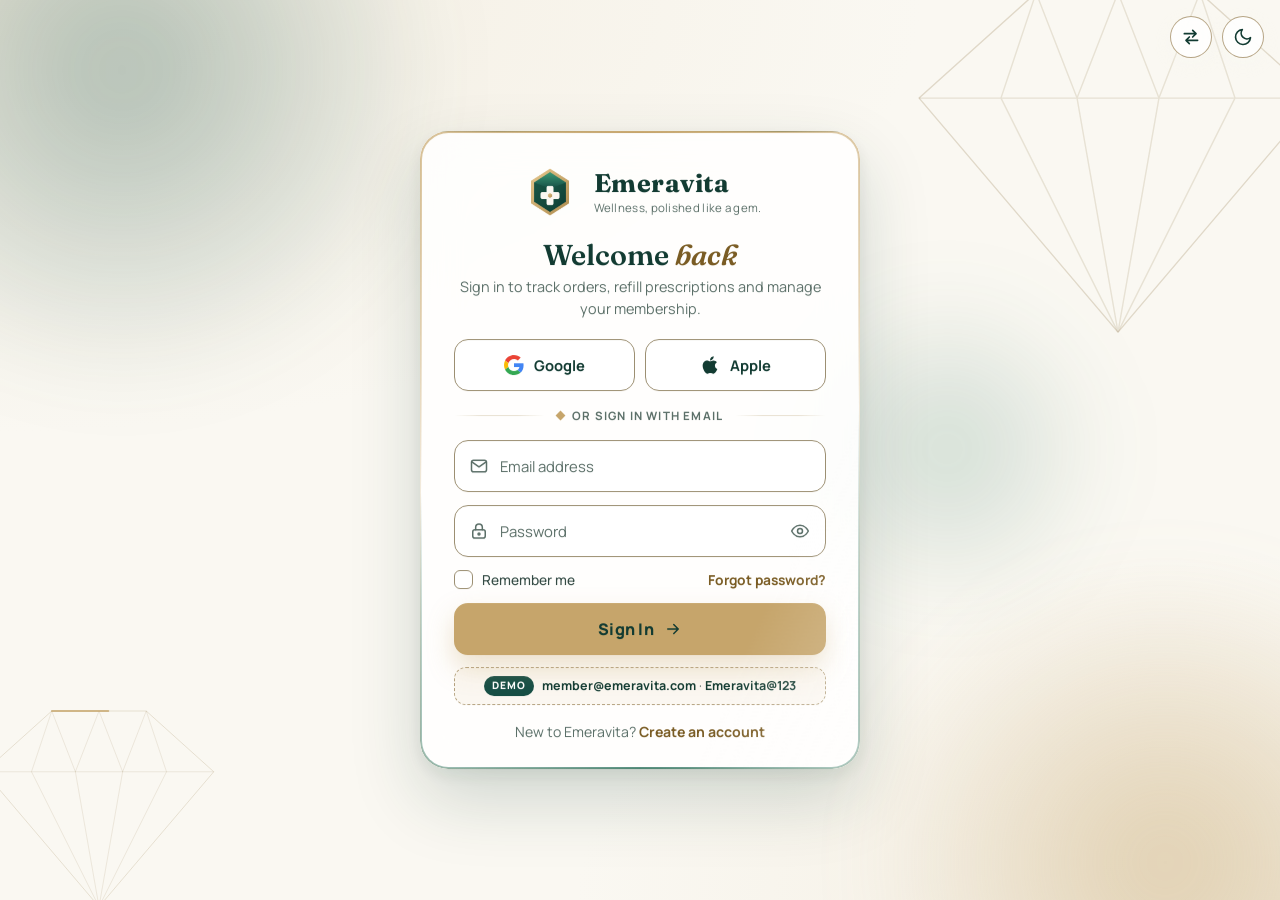
<file: login.html>
<!DOCTYPE html>
<html lang="en" dir="ltr" data-theme="light">
<head>
  <meta charset="UTF-8" />
  <meta name="viewport" content="width=device-width, initial-scale=1.0, viewport-fit=cover" />
  <title>Member Login | Emeravita Health Store</title>
  <meta name="description" content="Sign in to your Emeravita account to track orders, refill prescriptions and manage your membership." />
  <meta name="robots" content="noindex, follow" />
  <meta name="theme-color" content="#174F46" />
  <link rel="icon" type="image/png" href="assets/images/emeravita-icon.png" />
  <link rel="apple-touch-icon" href="assets/images/emeravita-icon.png" />
  <link rel="preconnect" href="https://fonts.googleapis.com" />
  <link rel="preconnect" href="https://fonts.gstatic.com" crossorigin />
  <link href="https://fonts.googleapis.com/css2?family=Fraunces:ital,opsz,wght@0,9..144,500;0,9..144,600;0,9..144,700;1,9..144,600&family=Manrope:wght@400;500;600;700;800&display=swap" rel="stylesheet" />
  <script>
    /* Apply saved theme + direction before first paint (same keys as the home page) */
    (function () {
      var d = document.documentElement, t = null, r = null;
      try { t = localStorage.getItem("careplus-theme"); r = localStorage.getItem("zenora-dir"); } catch (e) {}
      d.setAttribute("data-theme", t === "dark" || t === "light" ? t : (window.matchMedia("(prefers-color-scheme: dark)").matches ? "dark" : "light"));
      if (r === "rtl" || r === "ltr") d.setAttribute("dir", r);
    })();
  </script>
  <link rel="stylesheet" href="auth.css" />
</head>
<body class="auth-login">

  <!-- Animated background -->
  <div class="auth-bg" aria-hidden="true">
    <span class="blob b1"></span><span class="blob b2"></span><span class="blob b3"></span>
    <svg class="gem gem-1" viewBox="0 0 400 360">
      <path d="M30 130H370M130 40L100 130M130 40L165 130L200 40L235 130L270 40M270 40L300 130M100 130L200 330M165 130L200 330M235 130L200 330M300 130L200 330" opacity=".7"/>
      <path d="M130 40H270L370 130L200 330L30 130Z"/>
      <path class="gem-shine" pathLength="1000" d="M130 40H270L370 130L200 330L30 130Z"/>
    </svg>
    <svg class="gem gem-2" viewBox="0 0 400 360">
      <path d="M30 130H370M130 40L100 130M130 40L165 130L200 40L235 130L270 40M270 40L300 130M100 130L200 330M165 130L200 330M235 130L200 330M300 130L200 330" opacity=".7"/>
      <path d="M130 40H270L370 130L200 330L30 130Z"/>
      <path class="gem-shine" pathLength="1000" d="M130 40H270L370 130L200 330L30 130Z"/>
    </svg>
    <i class="spark sp1"></i><i class="spark sp2"></i><i class="spark sp3"></i>
    <i class="spark sp4"></i><i class="spark sp5"></i><i class="spark sp6"></i>
  </div>

  <!-- RTL + Dark mode (top-right) -->
  <div class="auth-toggles">
    <button class="auth-icon-btn" id="rtlToggle" type="button" aria-pressed="false" aria-label="Switch to right-to-left" title="Switch LTR / RTL">
      <svg viewBox="0 0 24 24" aria-hidden="true"><path d="M4 8h14m0 0l-4-4m4 4l-4 4M20 16H6m0 0l4-4m-4 4l4 4" fill="none" stroke="currentColor" stroke-width="2" stroke-linecap="round" stroke-linejoin="round"/></svg>
    </button>
    <button class="auth-icon-btn" id="themeToggle" type="button" aria-pressed="false" aria-label="Switch to dark mode" title="Light / Dark mode">
      <svg class="icon-moon" viewBox="0 0 24 24" aria-hidden="true"><path d="M21 12.8A9 9 0 1111.2 3a7 7 0 009.8 9.8z" fill="none" stroke="currentColor" stroke-width="2" stroke-linecap="round" stroke-linejoin="round"/></svg>
      <svg class="icon-sun" viewBox="0 0 24 24" aria-hidden="true"><circle cx="12" cy="12" r="4.5" fill="none" stroke="currentColor" stroke-width="2"/><path d="M12 2v2m0 16v2M4.9 4.9l1.4 1.4m11.4 11.4l1.4 1.4M2 12h2m16 0h2M4.9 19.1l1.4-1.4M17.7 6.3l1.4-1.4" stroke="currentColor" stroke-width="2" stroke-linecap="round"/></svg>
    </button>
  </div>

  <main class="auth-stage" id="authStage">
    <section class="auth-card" aria-labelledby="authTitle">

      <!-- Logo inside the card -->
      <a href="index.html" class="auth-brand stagger" style="--i:0" aria-label="Emeravita Health Store home">
        <span class="auth-logo"><img src="assets/images/emeravita-icon.png" alt="" width="120" height="120" decoding="async" /></span>
        <span class="auth-brand-text">
          <span class="auth-brand-name">Emeravita</span>
          <span class="auth-brand-tag">Wellness, polished like a gem.</span>
        </span>
      </a>

      <h1 class="auth-title stagger" style="--i:1" id="authTitle">Welcome <em>back</em></h1>
      <p class="auth-sub stagger" style="--i:2">Sign in to track orders, refill prescriptions and manage your membership.</p>

      <!-- Other sign-in options -->
      <div class="social-row stagger" style="--i:3">
        <button type="button" class="social-btn" data-provider="Google" aria-label="Sign in with Google">
          <svg viewBox="0 0 48 48" aria-hidden="true">
            <path fill="#EA4335" d="M24 9.5c3.54 0 6.71 1.22 9.21 3.6l6.85-6.85C35.9 2.38 30.47 0 24 0 14.62 0 6.51 5.38 2.56 13.22l7.98 6.19C12.43 13.72 17.74 9.5 24 9.5z"/>
            <path fill="#4285F4" d="M46.98 24.55c0-1.57-.15-3.09-.38-4.55H24v9.02h12.94c-.58 2.96-2.26 5.48-4.78 7.18l7.73 6c4.51-4.18 7.09-10.36 7.09-17.65z"/>
            <path fill="#FBBC05" d="M10.53 28.59c-.48-1.45-.76-2.99-.76-4.59s.27-3.14.76-4.59l-7.98-6.19C.92 16.46 0 20.12 0 24c0 3.88.92 7.54 2.56 10.78l7.97-6.19z"/>
            <path fill="#34A853" d="M24 48c6.48 0 11.93-2.13 15.89-5.81l-7.73-6c-2.15 1.45-4.92 2.3-8.16 2.3-6.26 0-11.57-4.22-13.47-9.91l-7.98 6.19C6.51 42.62 14.62 48 24 48z"/>
          </svg>
          <span>Google</span>
        </button>
        <button type="button" class="social-btn" data-provider="Apple" aria-label="Sign in with Apple">
          <svg viewBox="0 0 384 512" aria-hidden="true"><path fill="currentColor" d="M318.7 268.7c-.2-36.7 16.4-64.4 50-84.8-18.8-26.9-47.2-41.7-84.7-44.6-35.5-2.8-74.3 20.7-88.5 20.7-15 0-49.4-19.7-76.4-19.7C63.3 141.2 4 184.8 4 273.5q0 39.3 14.4 81.2c12.8 36.7 59 126.7 107.2 125.2 25.2-.6 43-17.9 75.8-17.9 31.8 0 48.3 17.9 76.4 17.9 48.6-.7 90.4-82.5 102.6-119.3-65.2-30.7-61.7-90-61.7-91.9zm-56.6-164.2c27.3-32.4 24.8-61.9 24-72.5-24.1 1.4-52 16.4-67.9 34.9-17.5 19.8-27.8 44.3-25.6 71.9 26.1 2 49.9-11.4 69.5-34.3z"/></svg>
          <span>Apple</span>
        </button>
      </div>

      <div class="auth-divider stagger" style="--i:4"><span>or sign in with email</span></div>

      <form class="auth-form" id="loginForm" novalidate>

        <div class="field-group stagger" style="--i:5">
          <div class="field">
            <svg class="field-icon" viewBox="0 0 24 24" fill="none" stroke="currentColor" stroke-width="1.8" stroke-linecap="round" stroke-linejoin="round" aria-hidden="true"><rect x="3" y="5" width="18" height="14" rx="2.5"/><path d="M3.5 7l8.5 6 8.5-6"/></svg>
            <input type="email" id="loginEmail" name="email" placeholder=" " autocomplete="email" inputmode="email" required data-rule="email" aria-describedby="loginEmailErr" />
            <label for="loginEmail">Email address</label>
            <span class="field-line" aria-hidden="true"></span>
            <svg class="field-ok" viewBox="0 0 24 24" fill="none" stroke="currentColor" stroke-width="2.4" stroke-linecap="round" stroke-linejoin="round" aria-hidden="true"><path d="M7 12.5l3.2 3.2L17 9"/></svg>
          </div>
          <p class="field-error" id="loginEmailErr"></p>
        </div>

        <div class="field-group stagger" style="--i:6">
          <div class="field has-toggle">
            <svg class="field-icon" viewBox="0 0 24 24" fill="none" stroke="currentColor" stroke-width="1.8" stroke-linecap="round" stroke-linejoin="round" aria-hidden="true"><rect x="4.5" y="10.5" width="15" height="10" rx="2.5"/><path d="M8 10.5V7.5a4 4 0 018 0v3"/><circle cx="12" cy="15.5" r="1.2"/></svg>
            <input type="password" id="loginPassword" name="password" placeholder=" " autocomplete="current-password" required data-rule="loginPassword" aria-describedby="loginPasswordErr" />
            <label for="loginPassword">Password</label>
            <span class="field-line" aria-hidden="true"></span>
            <button type="button" class="pw-toggle" aria-controls="loginPassword" aria-pressed="false" aria-label="Show password">
              <svg class="eye" viewBox="0 0 24 24" fill="none" stroke="currentColor" stroke-width="1.8" stroke-linecap="round" stroke-linejoin="round" aria-hidden="true"><path d="M2 12s3.6-7 10-7 10 7 10 7-3.6 7-10 7S2 12 2 12z"/><circle cx="12" cy="12" r="3"/></svg>
              <svg class="eye-off" viewBox="0 0 24 24" fill="none" stroke="currentColor" stroke-width="1.8" stroke-linecap="round" stroke-linejoin="round" aria-hidden="true"><path d="M3 3l18 18"/><path d="M10.6 5.1A10.6 10.6 0 0112 5c6.4 0 10 7 10 7a17.7 17.7 0 01-3.2 4.1M6.6 6.6C3.9 8.4 2 12 2 12s3.6 7 10 7a10 10 0 005.4-1.6"/><path d="M9.9 9.9a3 3 0 004.2 4.2"/></svg>
            </button>
          </div>
          <p class="field-error" id="loginPasswordErr"></p>
        </div>

        <!-- Remember me + Forgot password on one line -->
        <div class="form-row stagger" style="--i:7">
          <label class="check">
            <input type="checkbox" id="rememberMe" name="remember" />
            <span class="check-box" aria-hidden="true"><svg viewBox="0 0 16 16" fill="none" stroke="currentColor" stroke-width="2.4" stroke-linecap="round" stroke-linejoin="round"><path d="M3.5 8.5l3 3 6-7"/></svg></span>
            Remember me
          </label>
          <button type="button" class="link-btn" id="forgotLink">Forgot password?</button>
        </div>

        <button type="submit" class="auth-cta stagger" style="--i:8">
          <span class="cta-label">Sign In</span>
          <svg class="cta-arrow" viewBox="0 0 24 24" fill="none" stroke="currentColor" stroke-width="2" stroke-linecap="round" stroke-linejoin="round" aria-hidden="true"><path d="M5 12h14m-6-6l6 6-6 6"/></svg>
          <span class="cta-spinner" aria-hidden="true"></span>
        </button>

        <p class="form-status" id="loginStatus" role="status" aria-live="polite"></p>
      </form>

      <button type="button" class="demo-fill stagger" style="--i:9" id="demoFill" aria-label="Fill in the demo account: member@emeravita.com, password Emeravita@123">
        <span class="demo-tag">Demo</span>
        <span><b>member@emeravita.com</b> · <b>Emeravita@123</b></span>
      </button>

      <p class="auth-switch stagger" style="--i:10"><bdi>New to Emeravita?</bdi> <a href="signup.html" class="auth-link">Create an account</a></p>
    </section>
  </main>

  <script src="auth.js"></script>
</body>
</html>
</file>
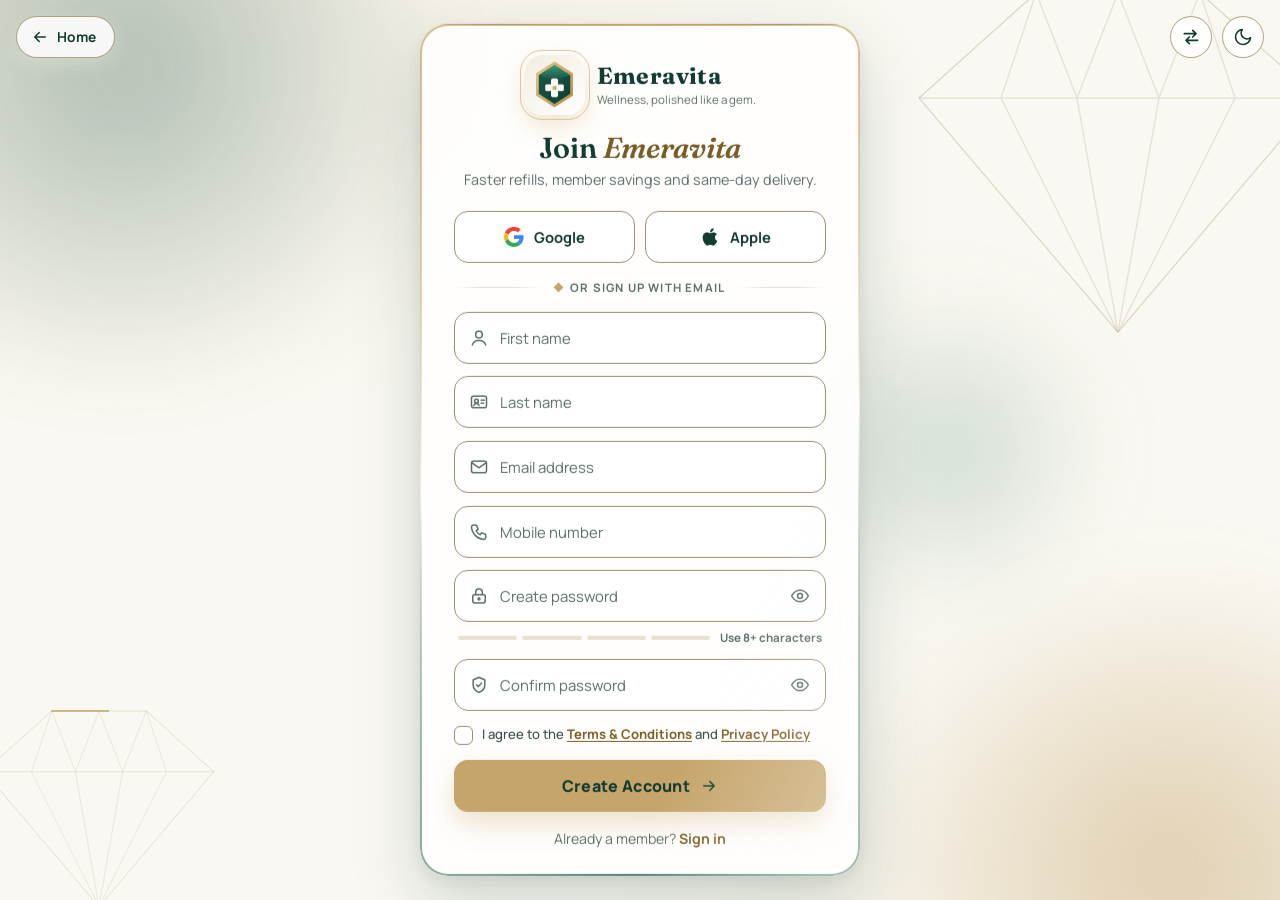
<file: signup.html>
<!DOCTYPE html>
<html lang="en" dir="ltr" data-theme="light">
<head>
  <meta charset="UTF-8" />
  <meta name="viewport" content="width=device-width, initial-scale=1.0, viewport-fit=cover" />
  <title>Create Account | Emeravita Health Store</title>
  <meta name="description" content="Create your Emeravita account for faster refills, member savings and same-day medicine delivery." />
  <meta name="robots" content="noindex, follow" />
  <meta name="theme-color" content="#174F46" />
  <link rel="icon" type="image/png" href="assets/images/emeravita-icon.png" />
  <link rel="apple-touch-icon" href="assets/images/emeravita-icon.png" />
  <link rel="preconnect" href="https://fonts.googleapis.com" />
  <link rel="preconnect" href="https://fonts.gstatic.com" crossorigin />
  <link href="https://fonts.googleapis.com/css2?family=Fraunces:ital,opsz,wght@0,9..144,500;0,9..144,600;0,9..144,700;1,9..144,600&family=Manrope:wght@400;500;600;700;800&display=swap" rel="stylesheet" />
  <script>
    /* Apply saved theme + direction before first paint (same keys as the home page) */
    (function () {
      var d = document.documentElement, t = null, r = null;
      try { t = localStorage.getItem("careplus-theme"); r = localStorage.getItem("zenora-dir"); } catch (e) {}
      d.setAttribute("data-theme", t === "dark" || t === "light" ? t : (window.matchMedia("(prefers-color-scheme: dark)").matches ? "dark" : "light"));
      if (r === "rtl" || r === "ltr") d.setAttribute("dir", r);
    })();
  </script>
  <link rel="stylesheet" href="auth.css" />
</head>
<body>

  <!-- Animated background -->
  <div class="auth-bg" aria-hidden="true">
    <span class="blob b1"></span><span class="blob b2"></span><span class="blob b3"></span>
    <svg class="gem gem-1" viewBox="0 0 400 360">
      <path d="M30 130H370M130 40L100 130M130 40L165 130L200 40L235 130L270 40M270 40L300 130M100 130L200 330M165 130L200 330M235 130L200 330M300 130L200 330" opacity=".7"/>
      <path d="M130 40H270L370 130L200 330L30 130Z"/>
      <path class="gem-shine" pathLength="1000" d="M130 40H270L370 130L200 330L30 130Z"/>
    </svg>
    <svg class="gem gem-2" viewBox="0 0 400 360">
      <path d="M30 130H370M130 40L100 130M130 40L165 130L200 40L235 130L270 40M270 40L300 130M100 130L200 330M165 130L200 330M235 130L200 330M300 130L200 330" opacity=".7"/>
      <path d="M130 40H270L370 130L200 330L30 130Z"/>
      <path class="gem-shine" pathLength="1000" d="M130 40H270L370 130L200 330L30 130Z"/>
    </svg>
    <i class="spark sp1"></i><i class="spark sp2"></i><i class="spark sp3"></i>
    <i class="spark sp4"></i><i class="spark sp5"></i><i class="spark sp6"></i>
  </div>

  <!-- Back to home (top-left) -->
  <a href="index.html" class="auth-back" aria-label="Back to home">
    <svg viewBox="0 0 24 24" fill="none" stroke="currentColor" stroke-width="2" stroke-linecap="round" stroke-linejoin="round" aria-hidden="true"><path d="M19 12H5m6 6l-6-6 6-6"/></svg>
    <span>Home</span>
  </a>

  <!-- RTL + Dark mode (top-right) -->
  <div class="auth-toggles">
    <button class="auth-icon-btn" id="rtlToggle" type="button" aria-pressed="false" aria-label="Switch to right-to-left" title="Switch LTR / RTL">
      <svg viewBox="0 0 24 24" aria-hidden="true"><path d="M4 8h14m0 0l-4-4m4 4l-4 4M20 16H6m0 0l4-4m-4 4l4 4" fill="none" stroke="currentColor" stroke-width="2" stroke-linecap="round" stroke-linejoin="round"/></svg>
    </button>
    <button class="auth-icon-btn" id="themeToggle" type="button" aria-pressed="false" aria-label="Switch to dark mode" title="Light / Dark mode">
      <svg class="icon-moon" viewBox="0 0 24 24" aria-hidden="true"><path d="M21 12.8A9 9 0 1111.2 3a7 7 0 009.8 9.8z" fill="none" stroke="currentColor" stroke-width="2" stroke-linecap="round" stroke-linejoin="round"/></svg>
      <svg class="icon-sun" viewBox="0 0 24 24" aria-hidden="true"><circle cx="12" cy="12" r="4.5" fill="none" stroke="currentColor" stroke-width="2"/><path d="M12 2v2m0 16v2M4.9 4.9l1.4 1.4m11.4 11.4l1.4 1.4M2 12h2m16 0h2M4.9 19.1l1.4-1.4M17.7 6.3l1.4-1.4" stroke="currentColor" stroke-width="2" stroke-linecap="round"/></svg>
    </button>
  </div>

  <main class="auth-stage" id="authStage">
    <section class="auth-card" aria-labelledby="authTitle">

      <!-- Logo inside the card -->
      <a href="index.html" class="auth-brand stagger" style="--i:0" aria-label="Emeravita Health Store home">
        <span class="auth-logo"><img src="assets/images/emeravita-icon.png" alt="" width="120" height="120" decoding="async" /></span>
        <span class="auth-brand-text">
          <span class="auth-brand-name">Emeravita</span>
          <span class="auth-brand-tag">Wellness, polished like a gem.</span>
        </span>
      </a>

      <h1 class="auth-title stagger" style="--i:1" id="authTitle">Join <em>Emeravita</em></h1>
      <p class="auth-sub stagger" style="--i:2">Faster refills, member savings and same-day delivery.</p>

      <!-- Other sign-up options -->
      <div class="social-row stagger" style="--i:3">
        <button type="button" class="social-btn" data-provider="Google" aria-label="Sign up with Google">
          <svg viewBox="0 0 48 48" aria-hidden="true">
            <path fill="#EA4335" d="M24 9.5c3.54 0 6.71 1.22 9.21 3.6l6.85-6.85C35.9 2.38 30.47 0 24 0 14.62 0 6.51 5.38 2.56 13.22l7.98 6.19C12.43 13.72 17.74 9.5 24 9.5z"/>
            <path fill="#4285F4" d="M46.98 24.55c0-1.57-.15-3.09-.38-4.55H24v9.02h12.94c-.58 2.96-2.26 5.48-4.78 7.18l7.73 6c4.51-4.18 7.09-10.36 7.09-17.65z"/>
            <path fill="#FBBC05" d="M10.53 28.59c-.48-1.45-.76-2.99-.76-4.59s.27-3.14.76-4.59l-7.98-6.19C.92 16.46 0 20.12 0 24c0 3.88.92 7.54 2.56 10.78l7.97-6.19z"/>
            <path fill="#34A853" d="M24 48c6.48 0 11.93-2.13 15.89-5.81l-7.73-6c-2.15 1.45-4.92 2.3-8.16 2.3-6.26 0-11.57-4.22-13.47-9.91l-7.98 6.19C6.51 42.62 14.62 48 24 48z"/>
          </svg>
          <span>Google</span>
        </button>
        <button type="button" class="social-btn" data-provider="Apple" aria-label="Sign up with Apple">
          <svg viewBox="0 0 384 512" aria-hidden="true"><path fill="currentColor" d="M318.7 268.7c-.2-36.7 16.4-64.4 50-84.8-18.8-26.9-47.2-41.7-84.7-44.6-35.5-2.8-74.3 20.7-88.5 20.7-15 0-49.4-19.7-76.4-19.7C63.3 141.2 4 184.8 4 273.5q0 39.3 14.4 81.2c12.8 36.7 59 126.7 107.2 125.2 25.2-.6 43-17.9 75.8-17.9 31.8 0 48.3 17.9 76.4 17.9 48.6-.7 90.4-82.5 102.6-119.3-65.2-30.7-61.7-90-61.7-91.9zm-56.6-164.2c27.3-32.4 24.8-61.9 24-72.5-24.1 1.4-52 16.4-67.9 34.9-17.5 19.8-27.8 44.3-25.6 71.9 26.1 2 49.9-11.4 69.5-34.3z"/></svg>
          <span>Apple</span>
        </button>
      </div>

      <div class="auth-divider stagger" style="--i:4"><span>or sign up with email</span></div>

      <form class="auth-form" id="signupForm" novalidate>

        <!-- Name fields stacked vertically for long names -->
        <div class="field-group stagger" style="--i:5">
          <div class="field">
            <svg class="field-icon" viewBox="0 0 24 24" fill="none" stroke="currentColor" stroke-width="1.8" stroke-linecap="round" stroke-linejoin="round" aria-hidden="true"><circle cx="12" cy="8" r="4"/><path d="M4 20.5c1.4-3.8 4.4-5.5 8-5.5s6.6 1.7 8 5.5"/></svg>
            <input type="text" id="firstName" name="firstName" placeholder=" " autocomplete="given-name" required maxlength="50" data-rule="firstName" aria-describedby="firstNameErr" />
            <label for="firstName">First name</label>
            <span class="field-line" aria-hidden="true"></span>
            <svg class="field-ok" viewBox="0 0 24 24" fill="none" stroke="currentColor" stroke-width="2.4" stroke-linecap="round" stroke-linejoin="round" aria-hidden="true"><path d="M7 12.5l3.2 3.2L17 9"/></svg>
          </div>
          <p class="field-error" id="firstNameErr"></p>
        </div>

        <div class="field-group stagger" style="--i:6">
          <div class="field">
            <svg class="field-icon" viewBox="0 0 24 24" fill="none" stroke="currentColor" stroke-width="1.8" stroke-linecap="round" stroke-linejoin="round" aria-hidden="true"><rect x="3" y="5" width="18" height="14" rx="2.5"/><circle cx="9" cy="11" r="2.2"/><path d="M5.8 16.2c.7-1.6 1.9-2.4 3.2-2.4s2.5.8 3.2 2.4M14.5 10h4M14.5 13.5h3"/></svg>
            <input type="text" id="lastName" name="lastName" placeholder=" " autocomplete="family-name" required maxlength="50" data-rule="lastName" aria-describedby="lastNameErr" />
            <label for="lastName">Last name</label>
            <span class="field-line" aria-hidden="true"></span>
            <svg class="field-ok" viewBox="0 0 24 24" fill="none" stroke="currentColor" stroke-width="2.4" stroke-linecap="round" stroke-linejoin="round" aria-hidden="true"><path d="M7 12.5l3.2 3.2L17 9"/></svg>
          </div>
          <p class="field-error" id="lastNameErr"></p>
        </div>

        <div class="field-group stagger" style="--i:7">
          <div class="field">
            <svg class="field-icon" viewBox="0 0 24 24" fill="none" stroke="currentColor" stroke-width="1.8" stroke-linecap="round" stroke-linejoin="round" aria-hidden="true"><rect x="3" y="5" width="18" height="14" rx="2.5"/><path d="M3.5 7l8.5 6 8.5-6"/></svg>
            <input type="email" id="signupEmail" name="email" placeholder=" " autocomplete="email" inputmode="email" required data-rule="email" aria-describedby="signupEmailErr" />
            <label for="signupEmail">Email address</label>
            <span class="field-line" aria-hidden="true"></span>
            <svg class="field-ok" viewBox="0 0 24 24" fill="none" stroke="currentColor" stroke-width="2.4" stroke-linecap="round" stroke-linejoin="round" aria-hidden="true"><path d="M7 12.5l3.2 3.2L17 9"/></svg>
          </div>
          <p class="field-error" id="signupEmailErr"></p>
        </div>

        <div class="field-group stagger" style="--i:8">
          <div class="field">
            <svg class="field-icon" viewBox="0 0 24 24" fill="none" stroke="currentColor" stroke-width="1.8" stroke-linecap="round" stroke-linejoin="round" aria-hidden="true"><path d="M5 4h4l2 5-2.5 1.5a11 11 0 005 5L15 13l5 2v4a2 2 0 01-2 2A16 16 0 013 6a2 2 0 012-2z"/></svg>
            <input type="tel" id="signupPhone" name="phone" placeholder=" " autocomplete="tel" inputmode="tel" maxlength="16" required data-rule="phone" aria-describedby="signupPhoneErr" />
            <label for="signupPhone">Mobile number</label>
            <span class="field-line" aria-hidden="true"></span>
            <svg class="field-ok" viewBox="0 0 24 24" fill="none" stroke="currentColor" stroke-width="2.4" stroke-linecap="round" stroke-linejoin="round" aria-hidden="true"><path d="M7 12.5l3.2 3.2L17 9"/></svg>
          </div>
          <p class="field-error" id="signupPhoneErr"></p>
        </div>

        <div class="field-group stagger" style="--i:9">
          <div class="field has-toggle">
            <svg class="field-icon" viewBox="0 0 24 24" fill="none" stroke="currentColor" stroke-width="1.8" stroke-linecap="round" stroke-linejoin="round" aria-hidden="true"><rect x="4.5" y="10.5" width="15" height="10" rx="2.5"/><path d="M8 10.5V7.5a4 4 0 018 0v3"/><circle cx="12" cy="15.5" r="1.2"/></svg>
            <input type="password" id="signupPassword" name="password" placeholder=" " autocomplete="new-password" required data-rule="newPassword" aria-describedby="signupPasswordErr pwLabel" />
            <label for="signupPassword">Create password</label>
            <span class="field-line" aria-hidden="true"></span>
            <button type="button" class="pw-toggle" aria-controls="signupPassword" aria-pressed="false" aria-label="Show password">
              <svg class="eye" viewBox="0 0 24 24" fill="none" stroke="currentColor" stroke-width="1.8" stroke-linecap="round" stroke-linejoin="round" aria-hidden="true"><path d="M2 12s3.6-7 10-7 10 7 10 7-3.6 7-10 7S2 12 2 12z"/><circle cx="12" cy="12" r="3"/></svg>
              <svg class="eye-off" viewBox="0 0 24 24" fill="none" stroke="currentColor" stroke-width="1.8" stroke-linecap="round" stroke-linejoin="round" aria-hidden="true"><path d="M3 3l18 18"/><path d="M10.6 5.1A10.6 10.6 0 0112 5c6.4 0 10 7 10 7a17.7 17.7 0 01-3.2 4.1M6.6 6.6C3.9 8.4 2 12 2 12s3.6 7 10 7a10 10 0 005.4-1.6"/><path d="M9.9 9.9a3 3 0 004.2 4.2"/></svg>
            </button>
          </div>
          <div class="pw-strength" id="pwStrength" data-strength="0">
            <div class="pw-bars" aria-hidden="true"><i></i><i></i><i></i><i></i></div>
            <span class="pw-label" id="pwLabel">Use 8+ characters</span>
          </div>
          <p class="field-error" id="signupPasswordErr"></p>
        </div>

        <div class="field-group stagger" style="--i:10">
          <div class="field has-toggle">
            <svg class="field-icon" viewBox="0 0 24 24" fill="none" stroke="currentColor" stroke-width="1.8" stroke-linecap="round" stroke-linejoin="round" aria-hidden="true"><path d="M12 3l7 3v6c0 4.5-3 7.5-7 9-4-1.5-7-4.5-7-9V6z"/><path d="M9 12l2 2 4-4"/></svg>
            <input type="password" id="confirmPassword" name="confirmPassword" placeholder=" " autocomplete="new-password" required data-rule="confirmPassword" aria-describedby="confirmPasswordErr" />
            <label for="confirmPassword">Confirm password</label>
            <span class="field-line" aria-hidden="true"></span>
            <button type="button" class="pw-toggle" aria-controls="confirmPassword" aria-pressed="false" aria-label="Show password">
              <svg class="eye" viewBox="0 0 24 24" fill="none" stroke="currentColor" stroke-width="1.8" stroke-linecap="round" stroke-linejoin="round" aria-hidden="true"><path d="M2 12s3.6-7 10-7 10 7 10 7-3.6 7-10 7S2 12 2 12z"/><circle cx="12" cy="12" r="3"/></svg>
              <svg class="eye-off" viewBox="0 0 24 24" fill="none" stroke="currentColor" stroke-width="1.8" stroke-linecap="round" stroke-linejoin="round" aria-hidden="true"><path d="M3 3l18 18"/><path d="M10.6 5.1A10.6 10.6 0 0112 5c6.4 0 10 7 10 7a17.7 17.7 0 01-3.2 4.1M6.6 6.6C3.9 8.4 2 12 2 12s3.6 7 10 7a10 10 0 005.4-1.6"/><path d="M9.9 9.9a3 3 0 004.2 4.2"/></svg>
            </button>
          </div>
          <p class="field-error" id="confirmPasswordErr"></p>
        </div>

        <div class="field-group stagger" style="--i:11">
          <label class="check check--terms">
            <input type="checkbox" id="agreeTerms" name="terms" required aria-describedby="agreeTermsErr" />
            <span class="check-box" aria-hidden="true"><svg viewBox="0 0 16 16" fill="none" stroke="currentColor" stroke-width="2.4" stroke-linecap="round" stroke-linejoin="round"><path d="M3.5 8.5l3 3 6-7"/></svg></span>
            <span>I agree to the <a href="terms.html">Terms &amp; Conditions</a> and <a href="privacy.html">Privacy Policy</a></span>
          </label>
          <p class="field-error" id="agreeTermsErr"></p>
        </div>

        <button type="submit" class="auth-cta stagger" style="--i:12">
          <span class="cta-label">Create Account</span>
          <svg class="cta-arrow" viewBox="0 0 24 24" fill="none" stroke="currentColor" stroke-width="2" stroke-linecap="round" stroke-linejoin="round" aria-hidden="true"><path d="M5 12h14m-6-6l6 6-6 6"/></svg>
          <span class="cta-spinner" aria-hidden="true"></span>
        </button>

        <p class="form-status" id="signupStatus" role="status" aria-live="polite"></p>
      </form>

      <p class="auth-switch stagger" style="--i:13"><bdi>Already a member?</bdi> <a href="login.html" class="auth-link">Sign in</a></p>
    </section>
  </main>

  <script src="auth.js"></script>
</body>
</html>
</file>
<file: auth.css>
/* =========================================================
   EMERAVITA – Authentication Pages Stylesheet
   Shared by: login.html, signup.html
   No navbar / footer · centred card · no page scrolling
   ========================================================= */

/* ---------- 1. Design tokens (same palette as the home page) ---------- */
:root,
[data-theme="light"] {
  --primary: #C6A56B;           /* Champagne Gold */
  --primary-text: #7A5C24;      /* Antique Gold – gold text on light bg */
  --on-primary: #123B32;        /* Deep Forest Green */
  --secondary: #174F46;         /* Royal Emerald */
  --on-secondary: #FFFFFF;
  --accent: #236B56;            /* Botanical Green */
  --button-hover: #174F46;
  --on-hover: #FFFFFF;

  --bg-main: #FAF8F2;           /* Premium Ivory */
  --bg-secondary: #F3EDE0;      /* Soft Champagne */
  --card-bg: #FFFFFF;
  --card-glass: rgba(255, 255, 255, 0.86);
  --heading: #123B32;
  --text: #354B45;
  --text-muted: #5B6F68;
  --border: #E8E1D2;
  --input-bg: #FFFFFF;
  --input-border: #9C8F72;      /* 3:1 against white for visible field edges */
  --focus: #174F46;
  --error: #B42318;
  --success: #17603F;
  --warning: #A35A12;

  --glow-1: rgba(23, 79, 70, 0.30);
  --glow-2: rgba(198, 165, 107, 0.42);
  --glow-3: rgba(35, 107, 86, 0.20);
  --facet: rgba(122, 92, 36, 0.20);
  --sheen: rgba(255, 255, 255, 0.32);
  --shadow-lg: 0 30px 70px rgba(18, 59, 50, 0.18), 0 6px 18px rgba(18, 59, 50, 0.08);
}

[data-theme="dark"] {
  --primary: #D9B778;
  --primary-text: #E6C88E;
  --on-primary: #061F19;
  --secondary: #8EE2B5;         /* Soft Mint */
  --on-secondary: #061F19;
  --accent: #4FB58A;            /* Jade Glow */
  --button-hover: #8EE2B5;
  --on-hover: #061F19;

  --bg-main: #061F19;           /* Midnight Forest */
  --bg-secondary: #0B3027;
  --card-bg: #103B30;
  --card-glass: rgba(16, 59, 48, 0.82);
  --heading: #F6F1E6;
  --text: #D3E8DF;
  --text-muted: #A9C4B9;
  --border: #2E5A4C;
  --input-bg: #0B3027;
  --input-border: #5E8A7B;
  --focus: #D9B778;
  --error: #F4A39B;
  --success: #8EE2B5;
  --warning: #F0A85C;

  --glow-1: rgba(79, 181, 138, 0.26);
  --glow-2: rgba(217, 183, 120, 0.22);
  --glow-3: rgba(142, 226, 181, 0.14);
  --facet: rgba(217, 183, 120, 0.20);
  --sheen: rgba(255, 255, 255, 0.12);
  --shadow-lg: 0 30px 70px rgba(0, 0, 0, 0.55), 0 6px 18px rgba(0, 0, 0, 0.30);
}

:root {
  --font-head: "Fraunces", Georgia, serif;
  --font-body: "Manrope", system-ui, -apple-system, "Segoe UI", sans-serif;
  --ease: cubic-bezier(.22, .61, .36, 1);
  --ctl-h: clamp(44px, 6.2vh, 52px);     /* inputs, social buttons and CTA share one height */
  --gap: clamp(8px, 1.4vh, 13px);
  --radius-ctl: 14px;
  --section-line-width: 1px;
  --section-line: linear-gradient(90deg, transparent 0%, #174F46 18%, var(--primary) 50%, #174F46 82%, transparent 100%);
}

@property --angle {
  syntax: "<angle>";
  inherits: false;
  initial-value: 0deg;
}

/* ---------- 2. Base (no page scrolling) ---------- */
*, *::before, *::after { box-sizing: border-box; margin: 0; padding: 0; }
html, body { height: 100%; overflow: hidden; overscroll-behavior: none; }
body {
  font-family: var(--font-body);
  background: var(--bg-main);
  color: var(--text);
  line-height: 1.5;
  -webkit-font-smoothing: antialiased;
  transition: background-color .4s var(--ease), color .4s var(--ease);
}
img, svg { display: block; }
a { color: inherit; text-decoration: none; }
button { font: inherit; color: inherit; background: none; border: none; cursor: pointer; }
input { font: inherit; color: inherit; }
:focus-visible { outline: 3px solid var(--focus); outline-offset: 3px; }

/* ---------- 3. Animated background ---------- */
.auth-bg {
  position: fixed; inset: 0; z-index: 0; overflow: hidden; pointer-events: none;
  background:
    radial-gradient(120% 80% at 0% 0%, var(--bg-secondary) 0%, transparent 60%),
    radial-gradient(100% 70% at 100% 100%, var(--bg-secondary) 0%, transparent 55%),
    var(--bg-main);
  transition: background .4s var(--ease);
}
.blob { position: absolute; border-radius: 50%; filter: blur(40px); will-change: transform; }
.b1 { width: 55vmax; height: 55vmax; top: -22vmax; left: -18vmax;
      background: radial-gradient(circle, var(--glow-1), transparent 65%);
      animation: drift1 22s ease-in-out infinite alternate; }
.b2 { width: 50vmax; height: 50vmax; bottom: -22vmax; right: -16vmax;
      background: radial-gradient(circle, var(--glow-2), transparent 65%);
      animation: drift2 26s ease-in-out infinite alternate; }
.b3 { width: 28vmax; height: 28vmax; top: 30%; right: 12%;
      background: radial-gradient(circle, var(--glow-3), transparent 65%);
      animation: drift1 18s ease-in-out infinite alternate-reverse; }

/* Gem outlines – a light "polish" runs around the edges */
.gem { position: absolute; color: var(--facet); fill: none; stroke: currentColor; stroke-width: 1.2; stroke-linejoin: round; }
.gem-1 { width: min(52vmin, 520px); top: -6vmin; right: -8vmin; animation: gemFloat 16s ease-in-out infinite; }
.gem-2 { width: min(30vmin, 300px); bottom: -3vmin; left: -4vmin; animation: gemFloat 20s ease-in-out infinite reverse; }
.gem-shine {
  stroke: var(--primary); stroke-width: 2.2; stroke-linecap: round;
  stroke-dasharray: 90 910; stroke-dashoffset: 1000;
  animation: trace 7s linear infinite;
}
.gem-2 .gem-shine { animation-duration: 9s; }

/* Twinkling gem sparkles */
.spark {
  position: absolute; width: 14px; height: 14px; background: var(--primary);
  clip-path: polygon(50% 0, 61% 39%, 100% 50%, 61% 61%, 50% 100%, 39% 61%, 0 50%, 39% 39%);
  opacity: 0; animation: twinkle 4.5s ease-in-out infinite;
}
.sp1 { top: 14%; left: 18%; }
.sp2 { top: 22%; right: 24%; width: 10px; height: 10px; animation-delay: 1.2s; }
.sp3 { bottom: 18%; left: 26%; width: 18px; height: 18px; animation-delay: 2.1s; }
.sp4 { bottom: 26%; right: 14%; animation-delay: .6s; }
.sp5 { top: 56%; left: 8%; width: 9px; height: 9px; animation-delay: 3s; }
.sp6 { top: 8%; left: 52%; width: 11px; height: 11px; animation-delay: 3.7s; }

/* ---------- 4. Corner controls ---------- */
/* RTL + Dark mode always stay in the top-right corner */
.auth-toggles {
  position: fixed; top: 16px; right: 16px; z-index: 5;
  display: flex; gap: 10px; direction: ltr;
}
.auth-icon-btn,
.auth-back {
  height: 42px; color: var(--heading);
  background: var(--card-glass);
  -webkit-backdrop-filter: blur(10px); backdrop-filter: blur(10px);
  border: 1.5px solid color-mix(in srgb, var(--primary-text) 55%, transparent);
  box-shadow: 0 6px 18px color-mix(in srgb, var(--bg-main) 30%, transparent);
  transition: background .3s var(--ease), color .3s var(--ease), border-color .3s var(--ease), transform .45s var(--ease);
}
.auth-icon-btn { width: 42px; border-radius: 50%; display: grid; place-items: center; }
.auth-icon-btn svg { width: 20px; height: 20px; }
.auth-icon-btn:hover { background: var(--primary); color: var(--on-primary); border-color: var(--primary); }
#rtlToggle:hover { transform: rotate(180deg); }
#themeToggle:hover { transform: rotate(-25deg) scale(1.08); }
.icon-sun { display: none; }
[data-theme="dark"] .icon-sun { display: block; }
[data-theme="dark"] .icon-moon { display: none; }

/* Small "back to home" link (not a navbar) */
.auth-back {
  position: fixed; top: 16px; left: 16px; z-index: 5; direction: ltr;
  display: inline-flex; align-items: center; gap: 8px;
  padding-inline: 14px 18px; border-radius: 999px;
  font-size: .86rem; font-weight: 700;
}
.auth-back svg { width: 18px; height: 18px; transition: transform .35s var(--ease); }
.auth-back:hover { border-color: var(--primary); }
.auth-back:hover svg { transform: translateX(-4px); }

/* ---------- 5. Stage + card (always centred, scaled to fit) ---------- */
.auth-stage {
  --reserve: 48px;   /* vertical space kept free around the card */
  --shift: 0px;
  position: fixed; z-index: 1;
  top: calc(50% + var(--shift)); left: 50%;
  width: min(440px, calc(100vw - 32px));
  transform: translate(-50%, -50%) scale(var(--fit, 1));
  transform-origin: center;
  perspective: 1400px;
}

.auth-card {
  position: relative; isolation: isolate;
  padding: clamp(20px, 3.4vh, 32px) clamp(20px, 4.6vw, 34px) clamp(18px, 3vh, 28px);
  border-radius: 28px;
  background: var(--section-line) top / 100% var(--section-line-width) no-repeat, var(--card-glass);
  -webkit-backdrop-filter: blur(18px) saturate(150%);
  backdrop-filter: blur(18px) saturate(150%);
  box-shadow: var(--shadow-lg), inset 0 0 0 1px color-mix(in srgb, var(--primary) 22%, transparent);
  animation: cardIn 1s var(--ease) backwards;
  transition: background .4s var(--ease);
}
/* Rotating gem-cut border */
.auth-card::before {
  content: ""; position: absolute; inset: 0; border-radius: inherit; padding: 1.6px;
  background: conic-gradient(from var(--angle),
    var(--primary), transparent 22%,
    color-mix(in srgb, var(--accent) 80%, transparent) 50%,
    transparent 72%, var(--primary));
  -webkit-mask: linear-gradient(#000 0 0) content-box, linear-gradient(#000 0 0);
  -webkit-mask-composite: xor;
  mask: linear-gradient(#000 0 0) content-box exclude, linear-gradient(#000 0 0);
  animation: spinBorder 8s linear infinite;
  pointer-events: none;
}
/* "Polish" light sweep across the card */
.auth-card::after {
  content: ""; position: absolute; inset: 0; border-radius: inherit; pointer-events: none;
  background: linear-gradient(115deg, transparent 38%, var(--sheen) 50%, transparent 62%);
  background-size: 260% 100%;
  background-position: 160% 0;
  animation: polish 10s 1.4s ease-in-out infinite;
}

/* Brand inside the card */
.auth-brand {
  display: flex; align-items: center; justify-content: center; gap: 12px;
  margin-block-end: clamp(10px, 1.8vh, 16px);
  width: fit-content; margin-inline: auto;
}
.auth-logo {
  position: relative; flex-shrink: 0;
  width: clamp(48px, 7vh, 60px); aspect-ratio: 1;
  border-radius: 18px; display: grid; place-items: center;
  background: linear-gradient(145deg, var(--bg-secondary), var(--card-bg));
  box-shadow: 0 10px 24px color-mix(in srgb, var(--primary) 30%, transparent);
  animation: logoFloat 6s ease-in-out infinite;
}
.auth-logo img { width: 84%; height: 84%; object-fit: contain; }
.auth-logo::after {
  content: ""; position: absolute; inset: -5px; border-radius: 22px;
  border: 1.5px solid color-mix(in srgb, var(--primary) 60%, transparent);
  animation: ringPulse 3.2s ease-out infinite;
}
.auth-brand-text { display: flex; flex-direction: column; line-height: 1.15; }
.auth-brand-name { font-family: var(--font-head); font-size: 1.45rem; font-weight: 700; color: var(--heading); letter-spacing: .4px; }
.auth-brand-tag { font-size: .72rem; color: var(--text-muted); margin-block-start: 3px; }

/* Match the main site header branding on the login page only. */
.auth-login { --auth-brand-logo-h: 52px; }
.auth-login .auth-brand { gap: .7rem; }
.auth-login .auth-logo {
  width: auto; height: calc(var(--auth-brand-logo-h) + 8px); aspect-ratio: auto;
  padding: 4px 6px; border-radius: 12px; display: inline-flex;
  align-items: center; justify-content: center;
  background: none; box-shadow: none; animation: none;
}
.auth-login .auth-logo img {
  display: block; width: auto; height: var(--auth-brand-logo-h);
  aspect-ratio: 1 / 1; object-fit: contain;
}
.auth-login .auth-logo::after { display: none; }
.auth-login .auth-brand-name {
  font-size: 1.6rem; font-weight: 700; color: var(--heading); letter-spacing: .5px;
}
.auth-login .auth-brand-tag {
  display: block; font-size: .72rem; color: var(--text-muted);
  letter-spacing: .3px; margin-block-start: 3px;
}

.auth-title {
  font-family: var(--font-head); font-weight: 600; color: var(--heading);
  font-size: clamp(1.35rem, 3.3vh, 1.8rem); line-height: 1.2; text-align: center;
}
.auth-title em { font-style: italic; color: var(--primary-text); }
.auth-sub {
  text-align: center; color: var(--text-muted); font-size: .9rem;
  margin-block: 4px clamp(12px, 2.2vh, 20px);
}

/* ---------- 6. Social sign-in ---------- */
.social-row { display: grid; grid-template-columns: 1fr 1fr; gap: 10px; }
.social-btn {
  height: var(--ctl-h);
  display: flex; align-items: center; justify-content: center; gap: 10px;
  border-radius: var(--radius-ctl);
  border: 1.5px solid var(--input-border);
  background: var(--input-bg); color: var(--heading);
  font-weight: 700; font-size: .92rem;
  transition: transform .35s var(--ease), border-color .3s var(--ease), box-shadow .35s var(--ease), background .3s;
}
.social-btn svg { width: 20px; height: 20px; flex-shrink: 0; transition: transform .5s var(--ease); }
.social-btn:hover {
  transform: translateY(-2px); border-color: var(--primary);
  box-shadow: 0 10px 22px color-mix(in srgb, var(--primary) 24%, transparent);
}
.social-btn:hover svg { transform: rotate(-8deg) scale(1.12); }
.social-btn.is-loading svg { animation: pulse .9s ease-in-out infinite; }

.auth-divider {
  display: flex; align-items: center; gap: 12px;
  margin-block: clamp(10px, 1.8vh, 16px);
  color: var(--text-muted); font-size: .72rem; font-weight: 700;
  letter-spacing: 1.2px; text-transform: uppercase; white-space: nowrap;
}
.auth-divider::before, .auth-divider::after {
  content: ""; flex: 1; height: 1px;
  background: linear-gradient(90deg, transparent, var(--border) 30%, var(--border) 70%, transparent);
}
.auth-divider span::before {
  content: ""; display: inline-block; width: 7px; height: 7px; margin-inline-end: 8px;
  background: var(--primary); transform: rotate(45deg); vertical-align: 1px;
}

/* ---------- 7. Form + floating-label fields ---------- */
.auth-form { display: grid; gap: var(--gap); }

.field { position: relative; }
.field input {
  appearance: none; width: 100%; height: var(--ctl-h);
  padding-block: 17px 3px; padding-inline: 46px 46px;
  border: 1.5px solid var(--input-border); border-radius: var(--radius-ctl);
  background: var(--input-bg); color: var(--heading);
  font-size: .95rem; font-weight: 500; outline: none;
  transition: border-color .3s var(--ease), box-shadow .3s var(--ease), background .3s;
}
.field.has-toggle input { padding-inline-end: 52px; }
.field input:hover { border-color: color-mix(in srgb, var(--primary) 70%, var(--input-border)); }
.field input:focus {
  border-color: var(--primary-text);
  box-shadow: 0 0 0 4px color-mix(in srgb, var(--primary) 26%, transparent);
}
.field input:-webkit-autofill {
  -webkit-box-shadow: 0 0 0 100px var(--input-bg) inset;
  -webkit-text-fill-color: var(--heading);
  caret-color: var(--heading);
}
.field label {
  position: absolute; inset-inline-start: 46px; top: 50%; transform: translateY(-50%);
  color: var(--text-muted); font-size: .93rem; pointer-events: none; white-space: nowrap;
  transition: top .25s var(--ease), transform .25s var(--ease), font-size .25s var(--ease), color .25s, letter-spacing .25s;
}
.field input:focus + label,
.field input:not(:placeholder-shown) + label,
.field input:-webkit-autofill + label {
  top: 6px; transform: none;
  font-size: .66rem; font-weight: 700; letter-spacing: .5px; text-transform: uppercase;
  color: var(--primary-text);
}
.field-icon {
  position: absolute; inset-inline-start: 15px; top: 50%; translate: 0 -50%;
  width: 20px; height: 20px; color: var(--text-muted); pointer-events: none;
  transition: color .3s, transform .45s var(--ease);
}
.field:focus-within .field-icon { color: var(--primary-text); transform: scale(1.12) rotate(-6deg); }
.field-line {
  position: absolute; inset-inline: 16px; bottom: 0; height: 2px; border-radius: 2px;
  background: linear-gradient(90deg, var(--primary), var(--accent), var(--primary));
  transform: scaleX(0); transition: transform .45s var(--ease); pointer-events: none;
}
.field:focus-within .field-line { transform: scaleX(1); }

/* Valid tick */
.field-ok {
  position: absolute; inset-inline-end: 14px; top: 50%; translate: 0 -50%;
  width: 20px; height: 20px; color: var(--success); pointer-events: none;
  opacity: 0; transform: scale(.4);
  transition: opacity .3s var(--ease), transform .4s var(--ease);
}
.field-ok path { stroke-dasharray: 24; stroke-dashoffset: 24; transition: stroke-dashoffset .5s .1s var(--ease); }
.field.is-valid .field-ok { opacity: 1; transform: scale(1); }
.field.is-valid .field-ok path { stroke-dashoffset: 0; }
.field.is-valid input { border-color: color-mix(in srgb, var(--success) 70%, var(--input-border)); }

/* Error state */
.field.is-invalid input { border-color: var(--error); box-shadow: 0 0 0 4px color-mix(in srgb, var(--error) 15%, transparent); }
.field.is-invalid .field-icon,
.field.is-invalid input:focus + label,
.field.is-invalid input:not(:placeholder-shown) + label { color: var(--error); }
.field.shake { animation: shake .42s var(--ease); }

.field-error {
  display: flex; align-items: center; gap: 6px;
  margin-block-start: 6px; padding-inline-start: 4px;
  font-size: .76rem; font-weight: 600; line-height: 1.3; color: var(--error);
  animation: msgIn .3s var(--ease);
}
.field-error::before {
  content: "!"; flex-shrink: 0; width: 15px; height: 15px; border-radius: 50%;
  display: grid; place-items: center; font-size: .66rem; font-weight: 800;
  background: var(--error); color: var(--card-bg);
}
.field-error:empty { display: none; }

/* Password eye toggle */
.pw-toggle {
  position: absolute; inset-inline-end: 7px; top: 50%; translate: 0 -50%;
  width: 38px; height: 38px; border-radius: 10px;
  display: grid; place-items: center; color: var(--text-muted);
  transition: color .25s, background .25s;
}
.pw-toggle:hover { color: var(--primary-text); background: color-mix(in srgb, var(--primary) 15%, transparent); }
.pw-toggle svg { grid-area: 1 / 1; width: 20px; height: 20px; transition: opacity .25s var(--ease), transform .35s var(--ease); }
.pw-toggle .eye-off { opacity: 0; transform: scale(.6) rotate(-30deg); }
.pw-toggle.is-on .eye { opacity: 0; transform: scale(.6) rotate(30deg); }
.pw-toggle.is-on .eye-off { opacity: 1; transform: none; }

/* Password strength (sign-up) */
.pw-strength { display: flex; align-items: center; gap: 10px; margin-block-start: 7px; padding-inline: 4px; }
.pw-bars { flex: 1; display: grid; grid-template-columns: repeat(4, 1fr); gap: 5px; }
.pw-bars i { height: 4px; border-radius: 4px; background: var(--border); transition: background .35s var(--ease); }
.pw-label { font-size: .72rem; font-weight: 700; color: var(--text-muted); white-space: nowrap; }
[data-strength="1"] .pw-bars i:nth-child(-n+1) { background: var(--error); }
[data-strength="2"] .pw-bars i:nth-child(-n+2) { background: var(--warning); }
[data-strength="3"] .pw-bars i:nth-child(-n+3) { background: var(--primary); }
[data-strength="4"] .pw-bars i { background: var(--success); }
[data-strength="1"] .pw-label { color: var(--error); }
[data-strength="2"] .pw-label { color: var(--warning); }
[data-strength="3"] .pw-label { color: var(--primary-text); }
[data-strength="4"] .pw-label { color: var(--success); }

/* ---------- 8. Remember me + Forgot password (same line) ---------- */
.form-row { display: flex; align-items: center; justify-content: space-between; gap: 12px; font-size: .86rem; }

.check { position: relative; display: inline-flex; align-items: center; gap: 9px; cursor: pointer; color: var(--text); font-weight: 500; user-select: none; }
.check input { position: absolute; inset-inline-start: 0; top: 0; width: 19px; height: 19px; margin: 0; opacity: 0; cursor: pointer; }
.check-box {
  width: 19px; height: 19px; flex-shrink: 0; border-radius: 6px;
  border: 1.5px solid var(--input-border); background: var(--input-bg);
  display: grid; place-items: center;
  transition: background .25s, border-color .25s, transform .25s var(--ease);
}
.check-box svg { width: 13px; height: 13px; color: var(--on-primary); }
.check-box path { stroke-dasharray: 20; stroke-dashoffset: 20; transition: stroke-dashoffset .35s var(--ease); }
.check:hover .check-box { border-color: var(--primary); }
.check input:checked + .check-box { background: var(--primary); border-color: var(--primary); transform: scale(1.06); }
.check input:checked + .check-box path { stroke-dashoffset: 0; }
.check input:focus-visible + .check-box { outline: 3px solid var(--focus); outline-offset: 2px; }
.check.is-invalid .check-box { border-color: var(--error); }
.check--terms { align-items: flex-start; font-size: .82rem; line-height: 1.45; }
.check--terms .check-box { margin-block-start: 1px; }
.check--terms a { color: var(--primary-text); font-weight: 700; text-decoration: underline; text-underline-offset: 2px; }

.link-btn, .auth-link {
  color: var(--primary-text); font-weight: 700; unicode-bidi: plaintext;
  background-image: linear-gradient(currentColor, currentColor);
  background-repeat: no-repeat; background-size: 0% 1.5px; background-position: 0 100%;
  transition: background-size .35s var(--ease);
}
[dir="rtl"] .link-btn, [dir="rtl"] .auth-link { background-position: 100% 100%; }
.link-btn:hover, .auth-link:hover, .link-btn:focus-visible, .auth-link:focus-visible { background-size: 100% 1.5px; }

/* ---------- 9. CTA (same width as the inputs) ---------- */
.auth-cta {
  position: relative; overflow: hidden; isolation: isolate;
  width: 100%; height: var(--ctl-h);
  display: flex; align-items: center; justify-content: center; gap: 10px;
  border-radius: var(--radius-ctl); border: 2px solid var(--primary);
  background: var(--primary); color: var(--on-primary);
  font-weight: 800; font-size: 1rem; letter-spacing: .3px;
  box-shadow: 0 12px 26px color-mix(in srgb, var(--primary) 34%, transparent);
  transition: background-color .35s var(--ease), color .35s var(--ease), border-color .35s var(--ease), transform .35s var(--ease), box-shadow .35s var(--ease);
}
.auth-cta::before {
  content: ""; position: absolute; inset: 0; z-index: -1;
  background: linear-gradient(110deg, transparent 30%, rgba(255, 255, 255, .45) 50%, transparent 70%);
  transform: translateX(-120%); transition: transform .8s var(--ease);
}
.auth-cta:hover, .auth-cta:focus-visible {
  background: var(--button-hover); border-color: var(--button-hover); color: var(--on-hover);
  transform: translateY(-2px);
  box-shadow: 0 16px 30px color-mix(in srgb, var(--button-hover) 32%, transparent);
}
.auth-cta:hover::before { transform: translateX(120%); }
.auth-cta:active { transform: translateY(0) scale(.99); }
.cta-label, .cta-arrow { transition: opacity .25s, transform .35s var(--ease); }
.cta-arrow { width: 18px; height: 18px; }
.auth-cta:hover .cta-arrow { transform: translateX(5px); }
[dir="rtl"] .cta-arrow { transform: scaleX(-1); }
[dir="rtl"] .auth-cta:hover .cta-arrow { transform: scaleX(-1) translateX(5px); }
.cta-spinner {
  position: absolute; width: 22px; height: 22px; border-radius: 50%;
  border: 2.5px solid currentColor; border-inline-end-color: transparent; opacity: 0;
}
.auth-cta.is-loading { pointer-events: none; }
.auth-cta.is-loading .cta-label, .auth-cta.is-loading .cta-arrow { opacity: 0; }
.auth-cta.is-loading .cta-spinner { opacity: 1; animation: spin .8s linear infinite; }
.auth-cta.is-success { background: var(--secondary); border-color: var(--secondary); color: var(--on-secondary); }
.auth-cta:disabled { cursor: default; }

/* ---------- 10. Status, demo, switch link ---------- */
.form-status {
  font-size: .84rem; font-weight: 600; text-align: center; line-height: 1.4;
  padding: 9px 12px; border-radius: 12px; animation: msgIn .3s var(--ease);
}
.form-status:empty { display: none; }
.form-status.ok   { color: var(--success); background: color-mix(in srgb, var(--success) 12%, transparent); }
.form-status.err  { color: var(--error); background: color-mix(in srgb, var(--error) 10%, transparent); }
.form-status.info { color: var(--primary-text); background: color-mix(in srgb, var(--primary) 15%, transparent); }

.demo-fill {
  width: 100%; margin-block-start: var(--gap);
  display: flex; align-items: center; justify-content: center; flex-wrap: wrap; gap: 4px 8px;
  padding: 8px 12px; border-radius: 12px;
  border: 1.5px dashed color-mix(in srgb, var(--primary-text) 55%, transparent);
  background: color-mix(in srgb, var(--primary) 8%, transparent);
  color: var(--text); font-size: .78rem;
  transition: background .3s, border-color .3s;
}
.demo-fill:hover { background: color-mix(in srgb, var(--primary) 15%, transparent); border-style: solid; }
.demo-fill.is-filled { animation: pop .5s var(--ease); }
.demo-tag {
  padding: 2px 8px; border-radius: 999px;
  background: var(--secondary); color: var(--on-secondary);
  font-size: .64rem; font-weight: 800; letter-spacing: .8px; text-transform: uppercase;
}
.demo-fill b { color: var(--heading); font-weight: 700; }

.auth-switch {
  text-align: center; font-size: .88rem; color: var(--text-muted);
  margin-block-start: clamp(10px, 1.8vh, 16px);
}

/* ---------- 11. Staggered entrance ---------- */
.stagger { animation: itemIn .7s var(--ease) backwards; animation-delay: calc(.35s + var(--i, 0) * .07s); }

/* ---------- 12. Keyframes ---------- */
@keyframes cardIn { from { opacity: 0; transform: translateY(46px) rotateX(16deg) scale(.95); filter: blur(6px); } }
@keyframes itemIn { from { opacity: 0; transform: translateY(16px); } }
@keyframes spinBorder { to { --angle: 360deg; } }
@keyframes polish { 0% { background-position: 160% 0; } 16%, 100% { background-position: -60% 0; } }
@keyframes logoFloat { 0%, 100% { transform: translateY(0) rotate(0); } 50% { transform: translateY(-4px) rotate(-3deg); } }
@keyframes ringPulse { 0% { opacity: .9; transform: scale(1); } 100% { opacity: 0; transform: scale(1.32); } }
@keyframes drift1 { to { transform: translate(8vmax, 6vmax) scale(1.08); } }
@keyframes drift2 { to { transform: translate(-7vmax, -5vmax) scale(1.1); } }
@keyframes gemFloat { 0%, 100% { transform: translateY(0) rotate(-4deg); } 50% { transform: translateY(-14px) rotate(4deg); } }
@keyframes trace { to { stroke-dashoffset: 0; } }
@keyframes twinkle { 0%, 100% { opacity: 0; transform: scale(.3) rotate(0); } 50% { opacity: .9; transform: scale(1) rotate(90deg); } }
@keyframes shake { 0%, 100% { transform: translateX(0); } 20% { transform: translateX(-7px); } 40% { transform: translateX(6px); } 60% { transform: translateX(-4px); } 80% { transform: translateX(2px); } }
@keyframes msgIn { from { opacity: 0; transform: translateY(-4px); } }
@keyframes spin { to { transform: rotate(360deg); } }
@keyframes pulse { 0%, 100% { transform: scale(1); } 50% { transform: scale(.8); opacity: .6; } }
@keyframes pop { 40% { transform: scale(1.03); } }

/* ---------- 13. Short screens: tighten before scaling ---------- */
@media (max-height: 760px) {
  :root { --ctl-h: 44px; --gap: 9px; }
  .auth-logo { width: 46px; border-radius: 14px; }
  .auth-brand-name { font-size: 1.3rem; }
}
@media (max-height: 660px) {
  :root { --ctl-h: 42px; --gap: 8px; }
  .auth-brand-tag, .auth-sub { display: none; }
  .auth-title { margin-block-end: 12px; font-size: 1.3rem; }
  .auth-brand { margin-block-end: 8px; }
}

/* ---------- 14. Small widths ---------- */
@media (max-width: 1180px) {
  .auth-login { --auth-brand-logo-h: 44px; }
}
@media (max-width: 600px) {
  .auth-login { --auth-brand-logo-h: 40px; }
  .auth-login .auth-brand { gap: 8px; }
  .auth-login .auth-brand-name { font-size: 1.3rem; }
  .auth-login .auth-brand-tag { font-size: .56rem; }
}
@media (max-width: 640px) {
  .auth-stage { --reserve: 86px; --shift: 27px; }   /* keep clear of the corner buttons */
}
@media (max-width: 420px) {
  .auth-login .auth-brand-text { min-width: 0; }
  .auth-login .auth-brand-tag { max-width: 112px; line-height: 1.25; }
  .auth-back span { display: none; }
  .auth-back { width: 42px; padding: 0; justify-content: center; }
  .auth-card { border-radius: 24px; }
  .social-btn { font-size: .86rem; gap: 8px; }
  .form-row { font-size: .82rem; }
}
@media (max-width: 380px) {
  .auth-login .auth-brand-name { font-size: 1.15rem; }
}
@media (max-width: 340px) {
  .auth-login { --auth-brand-logo-h: 32px; }
  .auth-login .auth-brand { gap: 4px; }
  .auth-login .auth-brand-name { font-size: .95rem; }
}

/* ---------- 15. Reduced motion ---------- */
@media (prefers-reduced-motion: reduce) {
  *, *::before, *::after {
    animation-duration: .01ms !important;
    animation-iteration-count: 1 !important;
    animation-delay: 0s !important;
    transition-duration: .01ms !important;
  }
  .auth-cta.is-loading .cta-spinner { animation: spin 1.2s linear infinite !important; }
}
</file>
